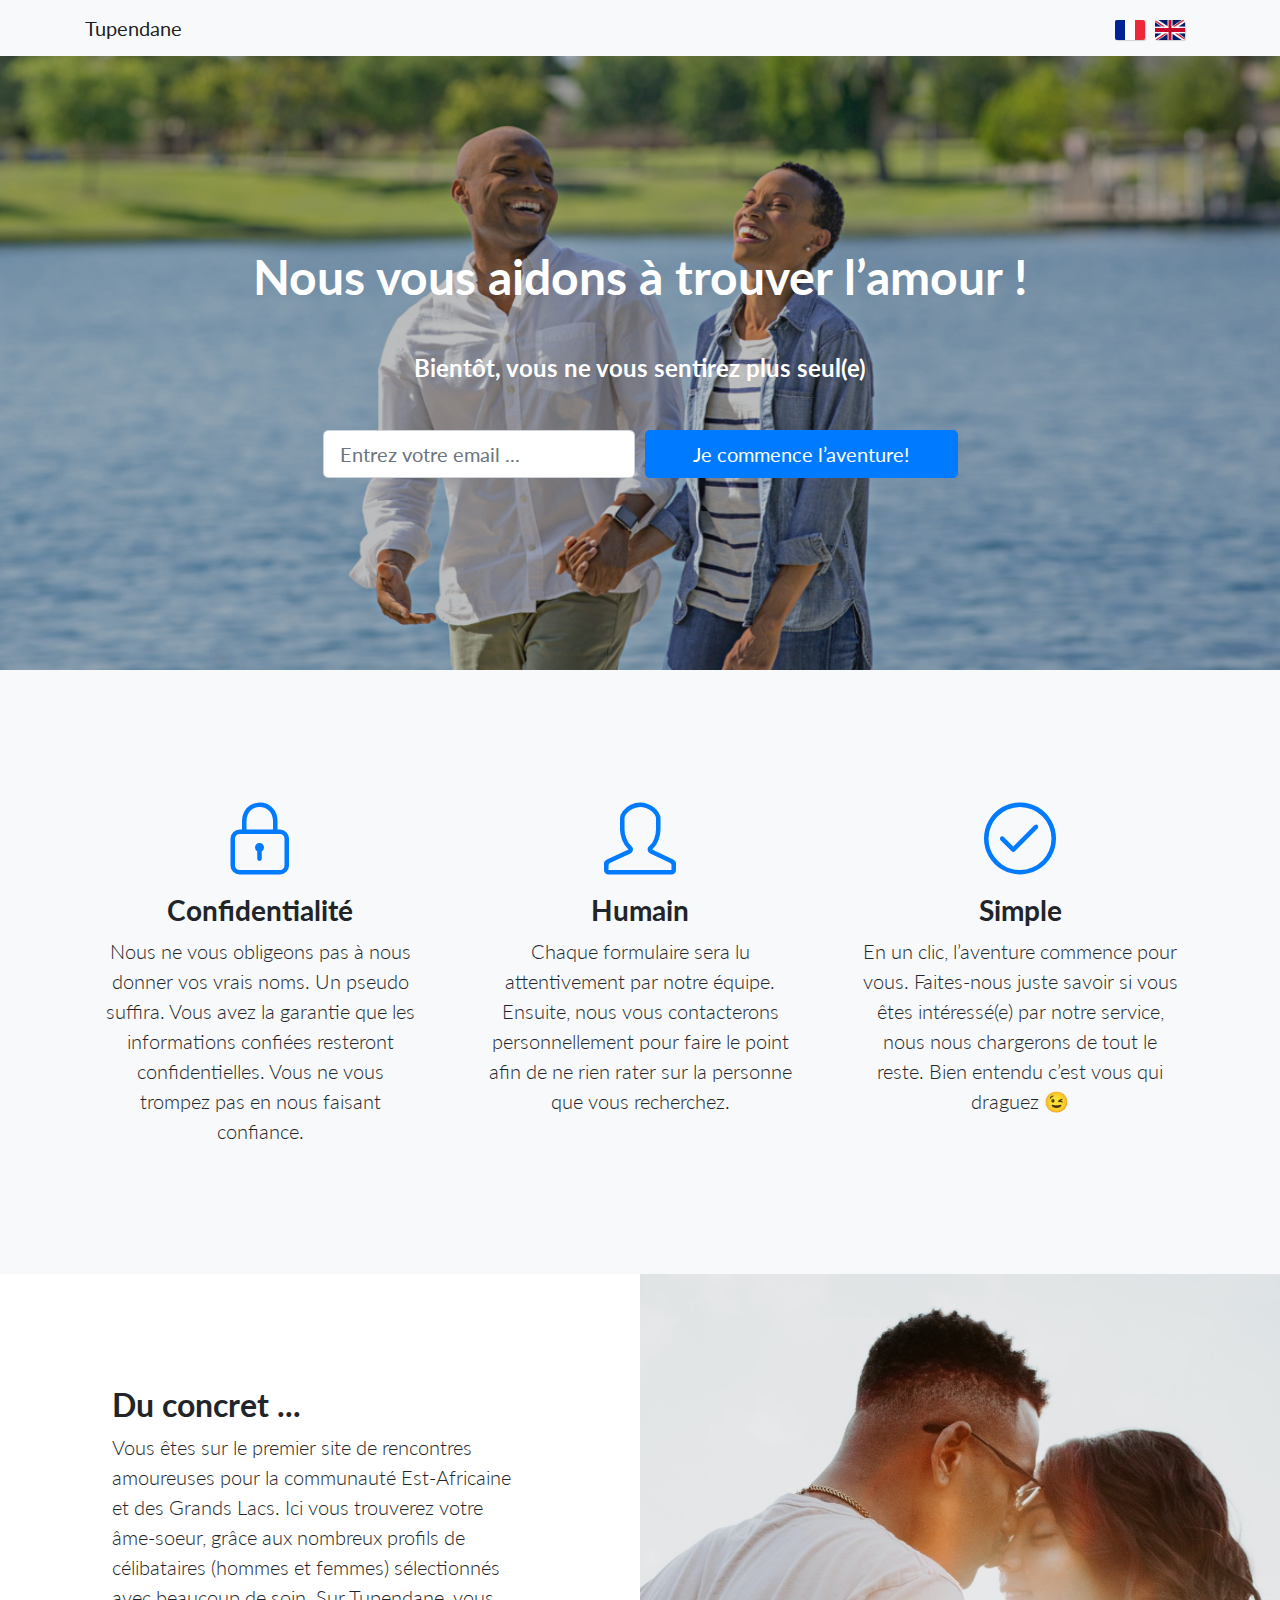
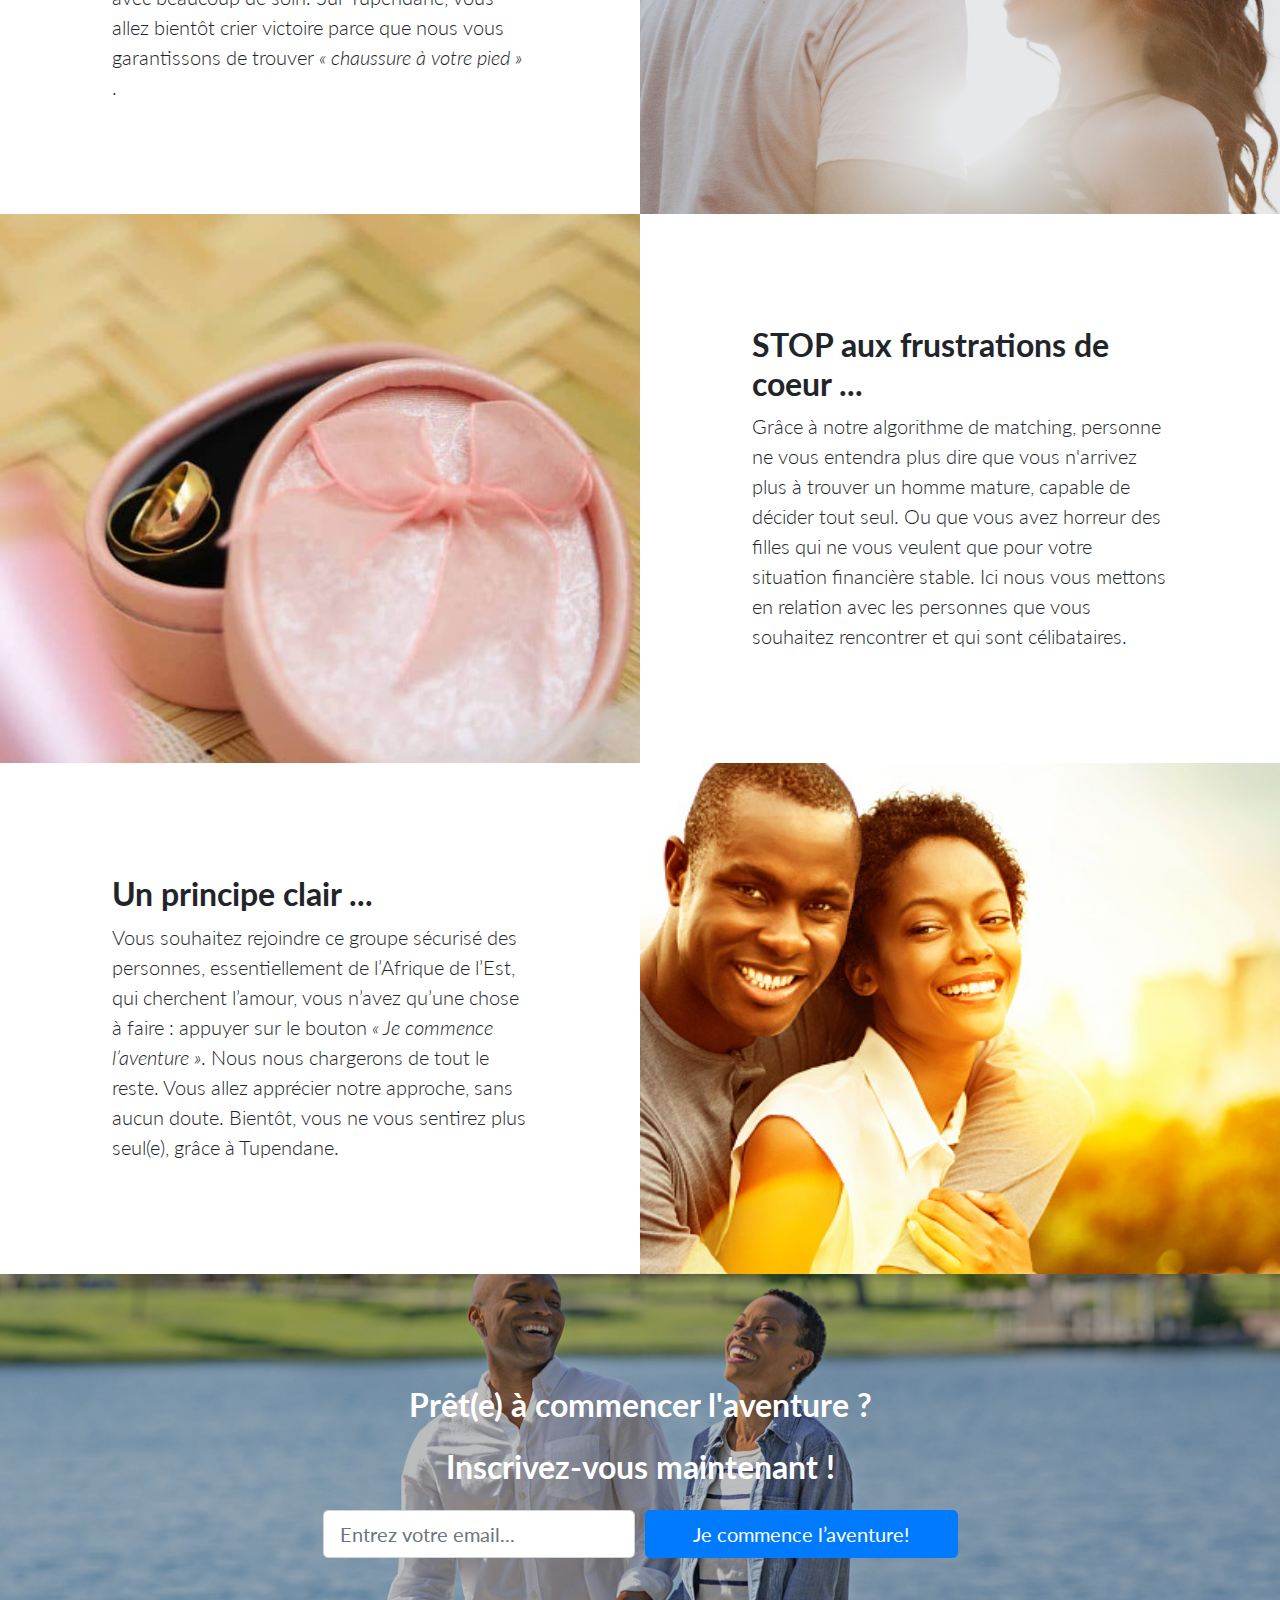
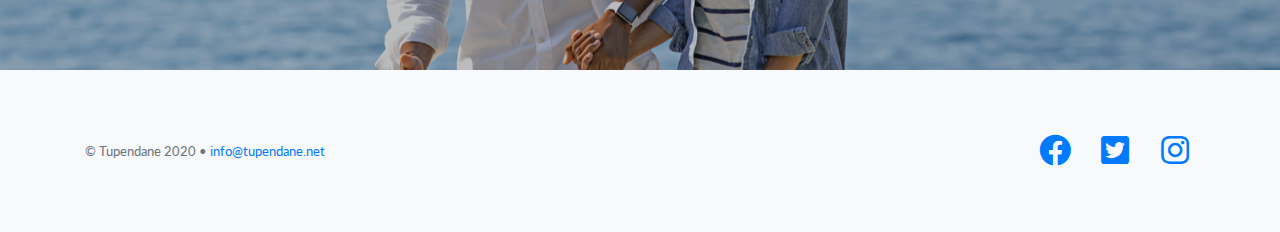
<file: index.html>
<!DOCTYPE html>
<html lang="en">

<head>
  <meta charset="utf-8">
  <meta name="viewport" content="width=device-width, initial-scale=1, shrink-to-fit=no">
  <meta name="description" content="">
  <meta name="author" content="">

  <title>Tupendane</title>

  <!-- Bootstrap core CSS -->
  <link href="vendor/bootstrap/css/bootstrap.min.css" rel="stylesheet">

  <!-- Custom fonts for this template -->
  <link href="vendor/fontawesome-free/css/all.min.css" rel="stylesheet">
  <link href="vendor/simple-line-icons/css/simple-line-icons.css" rel="stylesheet" type="text/css">
  <link href="https://fonts.googleapis.com/css?family=Lato:300,400,700,300italic,400italic,700italic" rel="stylesheet" type="text/css">

  <!-- Custom styles for this template -->
  <link href="css/landing-page.css" rel="stylesheet">

  <!-- Global site tag (gtag.js) - Google Analytics -->
  <script async src="https://www.googletagmanager.com/gtag/js?id=UA-168419219-1"></script>
  <script>
    window.dataLayer = window.dataLayer || [];
    function gtag(){dataLayer.push(arguments);}
    gtag('js', new Date());

    gtag('config', 'UA-168419219-1');
  </script>

  <script type="text/javascript"> window.$crisp=[];window.CRISP_WEBSITE_ID="0045f3fa-1397-4589-87cf-a31d2cc870ee";(function(){ d=document;s=d.createElement("script"); s.src="https://client.crisp.chat/l.js"; s.async=1;d.getElementsByTagName("head")[0].appendChild(s);})();
  </script>
</head>

<body>

  <!-- Navigation -->
  <nav class="navbar navbar-light bg-light static-top">
    <div class="container">
      <a class="navbar-brand" href="#">Tupendane</a>
      <div class="d-flex justify-content-around">
        <div>
          <a class="flag" href="/"><img src="img/france-flag.svg" alt="France Flag"></a>
        </div>
        <div>
          <a class="flag" href="/en"><img src="img/uk-flag.png" alt="UK Flag"></a>
        </div>
      </div>
    </div>
  </nav>

  <!-- Masthead -->
  <header class="masthead text-white text-center">
    <div class="overlay"></div>
    <div class="container">
      <div class="row">
        <div class="col-xl-9 mx-auto">
          <h1 class="mb-5">Nous vous aidons à trouver l’amour !</h1>
          <h4 class="mb-5">Bientôt, vous ne vous
           sentirez plus seul(e)</h4>
        </div>
        <div class="col-md-10 col-lg-8 col-xl-7 mx-auto">
          <form action="https://formspree.io/mrgyqkga" method="POST">
            <div class="form-row">
              <div class="col-12 col-md-6 mb-2 mb-md-0">
                <input type="email" name="email" class="form-control form-control-lg" placeholder="Entrez votre email ..." required>
              </div>
              <div class="col-12 col-md-6">
                <button type="submit" class="btn btn-block btn-lg btn-primary"> Je commence l’aventure!</button>
              </div>
            </div>
          </form>
        </div>
      </div>
    </div>
  </header>

  <!-- Icons Grid -->
  <section class="features-icons bg-light text-center">
    <div class="container">
      <div class="row">
        <div class="col-lg-4">
          <div class="features-icons-item mx-auto mb-5 mb-lg-0 mb-lg-3">
            <div class="features-icons-icon d-flex">
              <i class="icon-lock m-auto text-primary"></i>
            </div>
            <h3>Confidentialité</h3>
            <p class="lead mb-0">Nous ne vous obligeons pas à nous donner vos vrais noms. Un pseudo suffira. Vous avez la garantie que les informations confiées resteront confidentielles. Vous ne vous trompez pas en nous faisant
            confiance.</p>
          </div>
        </div>
        <div class="col-lg-4">
          <div class="features-icons-item mx-auto mb-5 mb-lg-0 mb-lg-3">
            <div class="features-icons-icon d-flex">
              <i class="icon-user m-auto text-primary"></i>
            </div>
            <h3>Humain</h3>
            <p class="lead mb-0">Chaque formulaire sera lu attentivement par notre équipe. Ensuite, nous vous contacterons personnellement pour faire le point afin de ne rien rater sur la personne que vous recherchez.</p>
          </div>
        </div>
        <div class="col-lg-4">
          <div class="features-icons-item mx-auto mb-0 mb-lg-3">
            <div class="features-icons-icon d-flex">
              <i class="icon-check m-auto text-primary"></i>
            </div>
            <h3>Simple</h3>
            <p class="lead mb-0">En un clic, l’aventure commence pour vous. Faites-nous juste savoir si vous êtes intéressé(e) par notre service, nous nous chargerons de tout le reste. Bien entendu c’est vous qui draguez 😉</p>
          </div>
        </div>
      </div>
    </div>
  </section>

  <!-- Image Showcases -->
  <section class="showcase">
    <div class="container-fluid p-0">
      <div class="row no-gutters">

        <div class="col-lg-6 order-lg-2 text-white showcase-img" style="background-image: url('img/bg-2.jpeg');"></div>
        <div class="col-lg-6 order-lg-1 my-auto showcase-text">
          <h2>Du concret ... </h2>
          <p class="lead mb-0">Vous êtes sur le premier site de rencontres amoureuses pour la communauté Est-Africaine et des Grands Lacs. Ici vous trouverez votre âme-soeur, grâce aux nombreux profils de célibataires (hommes et femmes) sélectionnés avec beaucoup de soin.  Sur Tupendane, vous allez bientôt crier victoire parce que nous vous garantissons de trouver <i>« chaussure à votre pied » </i>.</p>
        </div>
      </div>
      <div class="row no-gutters">
        <div class="col-lg-6 text-white showcase-img" style="background-image: url('img/bg-13.jpg');"></div>
        <div class="col-lg-6 my-auto showcase-text">
          <h2>STOP aux frustrations de coeur ...</h2>
          <p class="lead mb-0">Grâce à notre algorithme de matching, personne ne vous entendra plus dire que vous n'arrivez plus à trouver un homme mature, capable de décider tout seul. Ou que vous avez horreur des filles qui ne vous veulent que pour votre situation financière stable. Ici nous vous mettons en relation avec les personnes que vous souhaitez rencontrer et qui sont célibataires.</p>
        </div>
      </div>
      <div class="row no-gutters">
        <div class="col-lg-6 order-lg-2 text-white showcase-img" style="background-image: url('img/bg-12.jpg');"></div>
        <div class="col-lg-6 order-lg-1 my-auto showcase-text">
          <h2>Un principe clair ...</h2>
          <p class="lead mb-0">Vous souhaitez rejoindre ce groupe sécurisé des personnes, essentiellement de l’Afrique de l’Est, qui cherchent l’amour,  vous n’avez qu’une chose à faire : appuyer sur le bouton <i>« Je commence l’aventure »</i>. Nous nous chargerons de tout le reste. Vous allez apprécier notre approche, sans aucun doute. Bientôt, vous ne vous sentirez plus seul(e), grâce à Tupendane.</p>
        </div>
      </div>
    </div>
  </section>

  <!-- Call to Action -->
  <section class="call-to-action text-white text-center">
    <div class="overlay"></div>
    <div class="container">
      <div class="row">
        <div class="col-xl-9 mx-auto">
          <h2 class="mb-4">Prêt(e) à commencer l'aventure ?</h2>
          <h2 class="mb-4">Inscrivez-vous maintenant !</h2>
        </div>
        <div class="col-md-10 col-lg-8 col-xl-7 mx-auto">
          <form action="https://formspree.io/mrgyqkga" method="POST">
            <div class="form-row">
              <div class="col-12 col-md-6 mb-2 mb-md-0">
                <input type="email" name="email" class="form-control form-control-lg" placeholder="Entrez votre email..." required>
              </div>
              <div class="col-12 col-md-6">
                <button type="submit" class="btn btn-block btn-lg btn-primary"> Je commence l’aventure!</button>
              </div>
            </div>
          </form>
        </div>
      </div>
    </div>
  </section>

  <!-- Footer -->
  <footer class="footer bg-light">
    <div class="container">
      <div class="row">
        <div class="col-lg-6 h-100 text-center text-lg-left my-auto">
<!--           <ul class="list-inline mb-2">
            <li class="list-inline-item">
              <a href="#">About</a>
            </li>
            <li class="list-inline-item">&sdot;</li>
            <li class="list-inline-item">
              <a href="#">Contact</a>
            </li>
            <li class="list-inline-item">&sdot;</li>
            <li class="list-inline-item">
              <a href="#">Terms of Use</a>
            </li>
            <li class="list-inline-item">&sdot;</li>
            <li class="list-inline-item">
              <a href="#">Privacy Policy</a>
            </li>
          </ul> -->
          <p class="text-muted small mb-4 mb-lg-0">&copy; Tupendane 2020 •  <a href="mailto:info@tupendane.net">info@tupendane.net</p>
        </div>
        <div class="col-lg-6 h-100 text-center text-lg-right my-auto">
          <ul class="list-inline mb-0">
            <li class="list-inline-item mr-3">
              <a href="#">
                <i class="fab fa-facebook fa-2x fa-fw"></i>
              </a>
            </li>
            <li class="list-inline-item mr-3">
              <a href="#">
                <i class="fab fa-twitter-square fa-2x fa-fw"></i>
              </a>
            </li>
            <li class="list-inline-item">
              <a href="#">
                <i class="fab fa-instagram fa-2x fa-fw"></i>
              </a>
            </li>
          </ul>
        </div>
      </div>
    </div>
  </footer>

  <!-- Bootstrap core JavaScript -->
  <script src="vendor/jquery/jquery.min.js"></script>
  <script src="vendor/bootstrap/js/bootstrap.bundle.min.js"></script>

</body>

</html>
</file>
<file: vendor/simple-line-icons/css/simple-line-icons.css>
@font-face {
  font-family: 'simple-line-icons';
  src: url('../fonts/Simple-Line-Icons.eot?v=2.4.0');
  src: url('../fonts/Simple-Line-Icons.eot?v=2.4.0#iefix') format('embedded-opentype'), url('../fonts/Simple-Line-Icons.woff2?v=2.4.0') format('woff2'), url('../fonts/Simple-Line-Icons.ttf?v=2.4.0') format('truetype'), url('../fonts/Simple-Line-Icons.woff?v=2.4.0') format('woff'), url('../fonts/Simple-Line-Icons.svg?v=2.4.0#simple-line-icons') format('svg');
  font-weight: normal;
  font-style: normal;
}
/*
 Use the following CSS code if you want to have a class per icon.
 Instead of a list of all class selectors, you can use the generic [class*="icon-"] selector, but it's slower:
*/
.icon-user,
.icon-people,
.icon-user-female,
.icon-user-follow,
.icon-user-following,
.icon-user-unfollow,
.icon-login,
.icon-logout,
.icon-emotsmile,
.icon-phone,
.icon-call-end,
.icon-call-in,
.icon-call-out,
.icon-map,
.icon-location-pin,
.icon-direction,
.icon-directions,
.icon-compass,
.icon-layers,
.icon-menu,
.icon-list,
.icon-options-vertical,
.icon-options,
.icon-arrow-down,
.icon-arrow-left,
.icon-arrow-right,
.icon-arrow-up,
.icon-arrow-up-circle,
.icon-arrow-left-circle,
.icon-arrow-right-circle,
.icon-arrow-down-circle,
.icon-check,
.icon-clock,
.icon-plus,
.icon-minus,
.icon-close,
.icon-event,
.icon-exclamation,
.icon-organization,
.icon-trophy,
.icon-screen-smartphone,
.icon-screen-desktop,
.icon-plane,
.icon-notebook,
.icon-mustache,
.icon-mouse,
.icon-magnet,
.icon-energy,
.icon-disc,
.icon-cursor,
.icon-cursor-move,
.icon-crop,
.icon-chemistry,
.icon-speedometer,
.icon-shield,
.icon-screen-tablet,
.icon-magic-wand,
.icon-hourglass,
.icon-graduation,
.icon-ghost,
.icon-game-controller,
.icon-fire,
.icon-eyeglass,
.icon-envelope-open,
.icon-envelope-letter,
.icon-bell,
.icon-badge,
.icon-anchor,
.icon-wallet,
.icon-vector,
.icon-speech,
.icon-puzzle,
.icon-printer,
.icon-present,
.icon-playlist,
.icon-pin,
.icon-picture,
.icon-handbag,
.icon-globe-alt,
.icon-globe,
.icon-folder-alt,
.icon-folder,
.icon-film,
.icon-feed,
.icon-drop,
.icon-drawer,
.icon-docs,
.icon-doc,
.icon-diamond,
.icon-cup,
.icon-calculator,
.icon-bubbles,
.icon-briefcase,
.icon-book-open,
.icon-basket-loaded,
.icon-basket,
.icon-bag,
.icon-action-undo,
.icon-action-redo,
.icon-wrench,
.icon-umbrella,
.icon-trash,
.icon-tag,
.icon-support,
.icon-frame,
.icon-size-fullscreen,
.icon-size-actual,
.icon-shuffle,
.icon-share-alt,
.icon-share,
.icon-rocket,
.icon-question,
.icon-pie-chart,
.icon-pencil,
.icon-note,
.icon-loop,
.icon-home,
.icon-grid,
.icon-graph,
.icon-microphone,
.icon-music-tone-alt,
.icon-music-tone,
.icon-earphones-alt,
.icon-earphones,
.icon-equalizer,
.icon-like,
.icon-dislike,
.icon-control-start,
.icon-control-rewind,
.icon-control-play,
.icon-control-pause,
.icon-control-forward,
.icon-control-end,
.icon-volume-1,
.icon-volume-2,
.icon-volume-off,
.icon-calendar,
.icon-bulb,
.icon-chart,
.icon-ban,
.icon-bubble,
.icon-camrecorder,
.icon-camera,
.icon-cloud-download,
.icon-cloud-upload,
.icon-envelope,
.icon-eye,
.icon-flag,
.icon-heart,
.icon-info,
.icon-key,
.icon-link,
.icon-lock,
.icon-lock-open,
.icon-magnifier,
.icon-magnifier-add,
.icon-magnifier-remove,
.icon-paper-clip,
.icon-paper-plane,
.icon-power,
.icon-refresh,
.icon-reload,
.icon-settings,
.icon-star,
.icon-symbol-female,
.icon-symbol-male,
.icon-target,
.icon-credit-card,
.icon-paypal,
.icon-social-tumblr,
.icon-social-twitter,
.icon-social-facebook,
.icon-social-instagram,
.icon-social-linkedin,
.icon-social-pinterest,
.icon-social-github,
.icon-social-google,
.icon-social-reddit,
.icon-social-skype,
.icon-social-dribbble,
.icon-social-behance,
.icon-social-foursqare,
.icon-social-soundcloud,
.icon-social-spotify,
.icon-social-stumbleupon,
.icon-social-youtube,
.icon-social-dropbox,
.icon-social-vkontakte,
.icon-social-steam {
  font-family: 'simple-line-icons';
  speak: none;
  font-style: normal;
  font-weight: normal;
  font-variant: normal;
  text-transform: none;
  line-height: 1;
  /* Better Font Rendering =========== */
  -webkit-font-smoothing: antialiased;
  -moz-osx-font-smoothing: grayscale;
}
.icon-user:before {
  content: "\e005";
}
.icon-people:before {
  content: "\e001";
}
.icon-user-female:before {
  content: "\e000";
}
.icon-user-follow:before {
  content: "\e002";
}
.icon-user-following:before {
  content: "\e003";
}
.icon-user-unfollow:before {
  content: "\e004";
}
.icon-login:before {
  content: "\e066";
}
.icon-logout:before {
  content: "\e065";
}
.icon-emotsmile:before {
  content: "\e021";
}
.icon-phone:before {
  content: "\e600";
}
.icon-call-end:before {
  content: "\e048";
}
.icon-call-in:before {
  content: "\e047";
}
.icon-call-out:before {
  content: "\e046";
}
.icon-map:before {
  content: "\e033";
}
.icon-location-pin:before {
  content: "\e096";
}
.icon-direction:before {
  content: "\e042";
}
.icon-directions:before {
  content: "\e041";
}
.icon-compass:before {
  content: "\e045";
}
.icon-layers:before {
  content: "\e034";
}
.icon-menu:before {
  content: "\e601";
}
.icon-list:before {
  content: "\e067";
}
.icon-options-vertical:before {
  content: "\e602";
}
.icon-options:before {
  content: "\e603";
}
.icon-arrow-down:before {
  content: "\e604";
}
.icon-arrow-left:before {
  content: "\e605";
}
.icon-arrow-right:before {
  content: "\e606";
}
.icon-arrow-up:before {
  content: "\e607";
}
.icon-arrow-up-circle:before {
  content: "\e078";
}
.icon-arrow-left-circle:before {
  content: "\e07a";
}
.icon-arrow-right-circle:before {
  content: "\e079";
}
.icon-arrow-down-circle:before {
  content: "\e07b";
}
.icon-check:before {
  content: "\e080";
}
.icon-clock:before {
  content: "\e081";
}
.icon-plus:before {
  content: "\e095";
}
.icon-minus:before {
  content: "\e615";
}
.icon-close:before {
  content: "\e082";
}
.icon-event:before {
  content: "\e619";
}
.icon-exclamation:before {
  content: "\e617";
}
.icon-organization:before {
  content: "\e616";
}
.icon-trophy:before {
  content: "\e006";
}
.icon-screen-smartphone:before {
  content: "\e010";
}
.icon-screen-desktop:before {
  content: "\e011";
}
.icon-plane:before {
  content: "\e012";
}
.icon-notebook:before {
  content: "\e013";
}
.icon-mustache:before {
  content: "\e014";
}
.icon-mouse:before {
  content: "\e015";
}
.icon-magnet:before {
  content: "\e016";
}
.icon-energy:before {
  content: "\e020";
}
.icon-disc:before {
  content: "\e022";
}
.icon-cursor:before {
  content: "\e06e";
}
.icon-cursor-move:before {
  content: "\e023";
}
.icon-crop:before {
  content: "\e024";
}
.icon-chemistry:before {
  content: "\e026";
}
.icon-speedometer:before {
  content: "\e007";
}
.icon-shield:before {
  content: "\e00e";
}
.icon-screen-tablet:before {
  content: "\e00f";
}
.icon-magic-wand:before {
  content: "\e017";
}
.icon-hourglass:before {
  content: "\e018";
}
.icon-graduation:before {
  content: "\e019";
}
.icon-ghost:before {
  content: "\e01a";
}
.icon-game-controller:before {
  content: "\e01b";
}
.icon-fire:before {
  content: "\e01c";
}
.icon-eyeglass:before {
  content: "\e01d";
}
.icon-envelope-open:before {
  content: "\e01e";
}
.icon-envelope-letter:before {
  content: "\e01f";
}
.icon-bell:before {
  content: "\e027";
}
.icon-badge:before {
  content: "\e028";
}
.icon-anchor:before {
  content: "\e029";
}
.icon-wallet:before {
  content: "\e02a";
}
.icon-vector:before {
  content: "\e02b";
}
.icon-speech:before {
  content: "\e02c";
}
.icon-puzzle:before {
  content: "\e02d";
}
.icon-printer:before {
  content: "\e02e";
}
.icon-present:before {
  content: "\e02f";
}
.icon-playlist:before {
  content: "\e030";
}
.icon-pin:before {
  content: "\e031";
}
.icon-picture:before {
  content: "\e032";
}
.icon-handbag:before {
  content: "\e035";
}
.icon-globe-alt:before {
  content: "\e036";
}
.icon-globe:before {
  content: "\e037";
}
.icon-folder-alt:before {
  content: "\e039";
}
.icon-folder:before {
  content: "\e089";
}
.icon-film:before {
  content: "\e03a";
}
.icon-feed:before {
  content: "\e03b";
}
.icon-drop:before {
  content: "\e03e";
}
.icon-drawer:before {
  content: "\e03f";
}
.icon-docs:before {
  content: "\e040";
}
.icon-doc:before {
  content: "\e085";
}
.icon-diamond:before {
  content: "\e043";
}
.icon-cup:before {
  content: "\e044";
}
.icon-calculator:before {
  content: "\e049";
}
.icon-bubbles:before {
  content: "\e04a";
}
.icon-briefcase:before {
  content: "\e04b";
}
.icon-book-open:before {
  content: "\e04c";
}
.icon-basket-loaded:before {
  content: "\e04d";
}
.icon-basket:before {
  content: "\e04e";
}
.icon-bag:before {
  content: "\e04f";
}
.icon-action-undo:before {
  content: "\e050";
}
.icon-action-redo:before {
  content: "\e051";
}
.icon-wrench:before {
  content: "\e052";
}
.icon-umbrella:before {
  content: "\e053";
}
.icon-trash:before {
  content: "\e054";
}
.icon-tag:before {
  content: "\e055";
}
.icon-support:before {
  content: "\e056";
}
.icon-frame:before {
  content: "\e038";
}
.icon-size-fullscreen:before {
  content: "\e057";
}
.icon-size-actual:before {
  content: "\e058";
}
.icon-shuffle:before {
  content: "\e059";
}
.icon-share-alt:before {
  content: "\e05a";
}
.icon-share:before {
  content: "\e05b";
}
.icon-rocket:before {
  content: "\e05c";
}
.icon-question:before {
  content: "\e05d";
}
.icon-pie-chart:before {
  content: "\e05e";
}
.icon-pencil:before {
  content: "\e05f";
}
.icon-note:before {
  content: "\e060";
}
.icon-loop:before {
  content: "\e064";
}
.icon-home:before {
  content: "\e069";
}
.icon-grid:before {
  content: "\e06a";
}
.icon-graph:before {
  content: "\e06b";
}
.icon-microphone:before {
  content: "\e063";
}
.icon-music-tone-alt:before {
  content: "\e061";
}
.icon-music-tone:before {
  content: "\e062";
}
.icon-earphones-alt:before {
  content: "\e03c";
}
.icon-earphones:before {
  content: "\e03d";
}
.icon-equalizer:before {
  content: "\e06c";
}
.icon-like:before {
  content: "\e068";
}
.icon-dislike:before {
  content: "\e06d";
}
.icon-control-start:before {
  content: "\e06f";
}
.icon-control-rewind:before {
  content: "\e070";
}
.icon-control-play:before {
  content: "\e071";
}
.icon-control-pause:before {
  content: "\e072";
}
.icon-control-forward:before {
  content: "\e073";
}
.icon-control-end:before {
  content: "\e074";
}
.icon-volume-1:before {
  content: "\e09f";
}
.icon-volume-2:before {
  content: "\e0a0";
}
.icon-volume-off:before {
  content: "\e0a1";
}
.icon-calendar:before {
  content: "\e075";
}
.icon-bulb:before {
  content: "\e076";
}
.icon-chart:before {
  content: "\e077";
}
.icon-ban:before {
  content: "\e07c";
}
.icon-bubble:before {
  content: "\e07d";
}
.icon-camrecorder:before {
  content: "\e07e";
}
.icon-camera:before {
  content: "\e07f";
}
.icon-cloud-download:before {
  content: "\e083";
}
.icon-cloud-upload:before {
  content: "\e084";
}
.icon-envelope:before {
  content: "\e086";
}
.icon-eye:before {
  content: "\e087";
}
.icon-flag:before {
  content: "\e088";
}
.icon-heart:before {
  content: "\e08a";
}
.icon-info:before {
  content: "\e08b";
}
.icon-key:before {
  content: "\e08c";
}
.icon-link:before {
  content: "\e08d";
}
.icon-lock:before {
  content: "\e08e";
}
.icon-lock-open:before {
  content: "\e08f";
}
.icon-magnifier:before {
  content: "\e090";
}
.icon-magnifier-add:before {
  content: "\e091";
}
.icon-magnifier-remove:before {
  content: "\e092";
}
.icon-paper-clip:before {
  content: "\e093";
}
.icon-paper-plane:before {
  content: "\e094";
}
.icon-power:before {
  content: "\e097";
}
.icon-refresh:before {
  content: "\e098";
}
.icon-reload:before {
  content: "\e099";
}
.icon-settings:before {
  content: "\e09a";
}
.icon-star:before {
  content: "\e09b";
}
.icon-symbol-female:before {
  content: "\e09c";
}
.icon-symbol-male:before {
  content: "\e09d";
}
.icon-target:before {
  content: "\e09e";
}
.icon-credit-card:before {
  content: "\e025";
}
.icon-paypal:before {
  content: "\e608";
}
.icon-social-tumblr:before {
  content: "\e00a";
}
.icon-social-twitter:before {
  content: "\e009";
}
.icon-social-facebook:before {
  content: "\e00b";
}
.icon-social-instagram:before {
  content: "\e609";
}
.icon-social-linkedin:before {
  content: "\e60a";
}
.icon-social-pinterest:before {
  content: "\e60b";
}
.icon-social-github:before {
  content: "\e60c";
}
.icon-social-google:before {
  content: "\e60d";
}
.icon-social-reddit:before {
  content: "\e60e";
}
.icon-social-skype:before {
  content: "\e60f";
}
.icon-social-dribbble:before {
  content: "\e00d";
}
.icon-social-behance:before {
  content: "\e610";
}
.icon-social-foursqare:before {
  content: "\e611";
}
.icon-social-soundcloud:before {
  content: "\e612";
}
.icon-social-spotify:before {
  content: "\e613";
}
.icon-social-stumbleupon:before {
  content: "\e614";
}
.icon-social-youtube:before {
  content: "\e008";
}
.icon-social-dropbox:before {
  content: "\e00c";
}
.icon-social-vkontakte:before {
  content: "\e618";
}
.icon-social-steam:before {
  content: "\e620";
}
</file>
<file: css/landing-page.css>
/*!
 * Start Bootstrap - Landing Page v5.0.7 (https://startbootstrap.com/template-overviews/landing-page)
 * Copyright 2013-2019 Start Bootstrap
 * Licensed under MIT (https://github.com/BlackrockDigital/startbootstrap-landing-page/blob/master/LICENSE)
 */

body {
  font-family: 'Lato', 'Helvetica Neue', Helvetica, Arial, sans-serif;
}

h1,
h2,
h3,
h4,
h5,
h6 {
  font-family: 'Lato', 'Helvetica Neue', Helvetica, Arial, sans-serif;
  font-weight: 700;
}

header.masthead {
  position: relative;
  background-color: #343a40;
  background: url("../img/bg-masthead.jpg") no-repeat center center;
  background-size: cover;
  padding-top: 8rem;
  padding-bottom: 8rem;
}

header.masthead .overlay {
  position: absolute;
  background-color: #212529;
  height: 100%;
  width: 100%;
  top: 0;
  left: 0;
  opacity: 0.3;
}

header.masthead h1 {
  font-size: 2rem;
}

@media (min-width: 768px) {
  header.masthead {
    padding-top: 12rem;
    padding-bottom: 12rem;
  }
  header.masthead h1 {
    font-size: 3rem;
  }
}

.showcase .showcase-text {
  padding: 3rem;
}

.showcase .showcase-img {
  min-height: 30rem;
  background-size: cover;
}

@media (min-width: 768px) {
  .showcase .showcase-text {
    padding: 7rem;
  }
}

.features-icons {
  padding-top: 7rem;
  padding-bottom: 7rem;
}

.features-icons .features-icons-item {
  max-width: 20rem;
}

.features-icons .features-icons-item .features-icons-icon {
  height: 7rem;
}

.features-icons .features-icons-item .features-icons-icon i {
  font-size: 4.5rem;
}

.features-icons .features-icons-item:hover .features-icons-icon i {
  font-size: 5rem;
}

.testimonials {
  padding-top: 7rem;
  padding-bottom: 7rem;
}

.testimonials .testimonial-item {
  max-width: 18rem;
}

.testimonials .testimonial-item img {
  max-width: 12rem;
  box-shadow: 0px 5px 5px 0px #adb5bd;
}

.call-to-action {
  position: relative;
  background-color: #343a40;
  background: url("../img/bg-masthead.jpg") no-repeat center center;
  background-size: cover;
  padding-top: 7rem;
  padding-bottom: 7rem;
}

.call-to-action .overlay {
  position: absolute;
  background-color: #212529;
  height: 100%;
  width: 100%;
  top: 0;
  left: 0;
  opacity: 0.3;
}

footer.footer {
  padding-top: 4rem;
  padding-bottom: 4rem;
}

.flag {
  margin-right: 10px;
}

.flag img {
  height: 20px;
  width: 30px;
  border-radius: 2px;
  box-shadow: 1px 1px 1px rgba(200,200,200,0.8);
}
</file>
